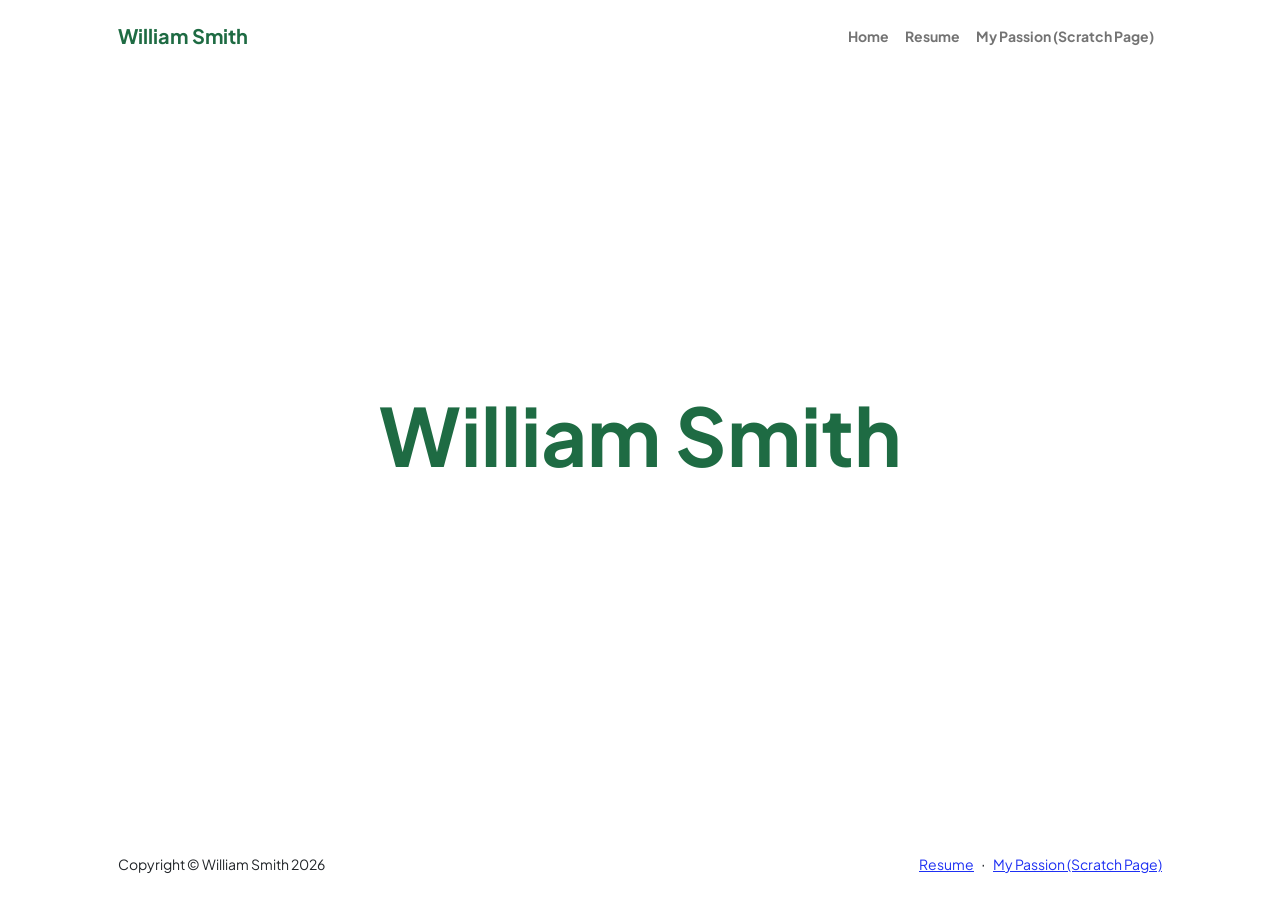
<file: index.html>
<!DOCTYPE html>
<html lang="en">
    <head>
        <meta charset="utf-8" />
        <meta name="viewport" content="width=device-width, initial-scale=1, shrink-to-fit=no" />
        <meta name="description" content="William Smith professional homepage." />
        <meta name="author" content="William Smith" />
        <title>William Smith | Home</title>
        <link rel="icon" type="image/x-icon" href="assets/favicon.ico" />
        <link rel="preconnect" href="https://fonts.googleapis.com" />
        <link rel="preconnect" href="https://fonts.gstatic.com" crossorigin />
        <link href="https://fonts.googleapis.com/css2?family=Plus+Jakarta+Sans:wght@100;200;300;400;500;600;700;800;900&amp;display=swap" rel="stylesheet" />
        <link href="https://cdn.jsdelivr.net/npm/bootstrap-icons@1.8.1/font/bootstrap-icons.css" rel="stylesheet" />
        <link href="css/styles.css" rel="stylesheet" />
    </head>
    <body class="d-flex flex-column min-vh-100 bg-white">
        <main class="flex-shrink-0">
            <nav class="navbar navbar-expand-lg navbar-light bg-white py-3">
                <div class="container px-5">
                    <a class="navbar-brand" href="index.html"><span class="fw-bolder" style="color: #1e6b43;">William Smith</span></a>
                    <button class="navbar-toggler" type="button" data-bs-toggle="collapse" data-bs-target="#navbarSupportedContent" aria-controls="navbarSupportedContent" aria-expanded="false" aria-label="Toggle navigation"><span class="navbar-toggler-icon"></span></button>
                    <div class="collapse navbar-collapse" id="navbarSupportedContent">
                        <ul class="navbar-nav ms-auto mb-2 mb-lg-0 small fw-bolder">
                            <li class="nav-item"><a class="nav-link" href="index.html">Home</a></li>
                            <li class="nav-item"><a class="nav-link" href="resume.html">Resume</a></li>
                            <li class="nav-item"><a class="nav-link" href="scratch.html">My Passion (Scratch Page)</a></li>
                        </ul>
                    </div>
                </div>
            </nav>

            <section class="py-5">
                <div class="container px-5">
                    <div class="d-flex align-items-center justify-content-center text-center" style="min-height: 70vh;">
                        <h1 class="display-1 fw-bolder mb-0" style="color: #1e6b43;">William Smith</h1>
                    </div>
                </div>
            </section>
        </main>

        <footer class="bg-white py-4 mt-auto">
            <div class="container px-5">
                <div class="row align-items-center justify-content-between flex-column flex-sm-row">
                    <div class="col-auto"><div class="small m-0">Copyright &copy; William Smith 2026</div></div>
                    <div class="col-auto">
                        <a class="small" href="resume.html">Resume</a>
                        <span class="mx-1">&middot;</span>
                        <a class="small" href="scratch.html">My Passion (Scratch Page)</a>
                    </div>
                </div>
            </div>
        </footer>

        <script src="https://cdn.jsdelivr.net/npm/bootstrap@5.2.3/dist/js/bootstrap.bundle.min.js"></script>
        <script src="js/scripts.js"></script>
    </body>
</html>
</file>
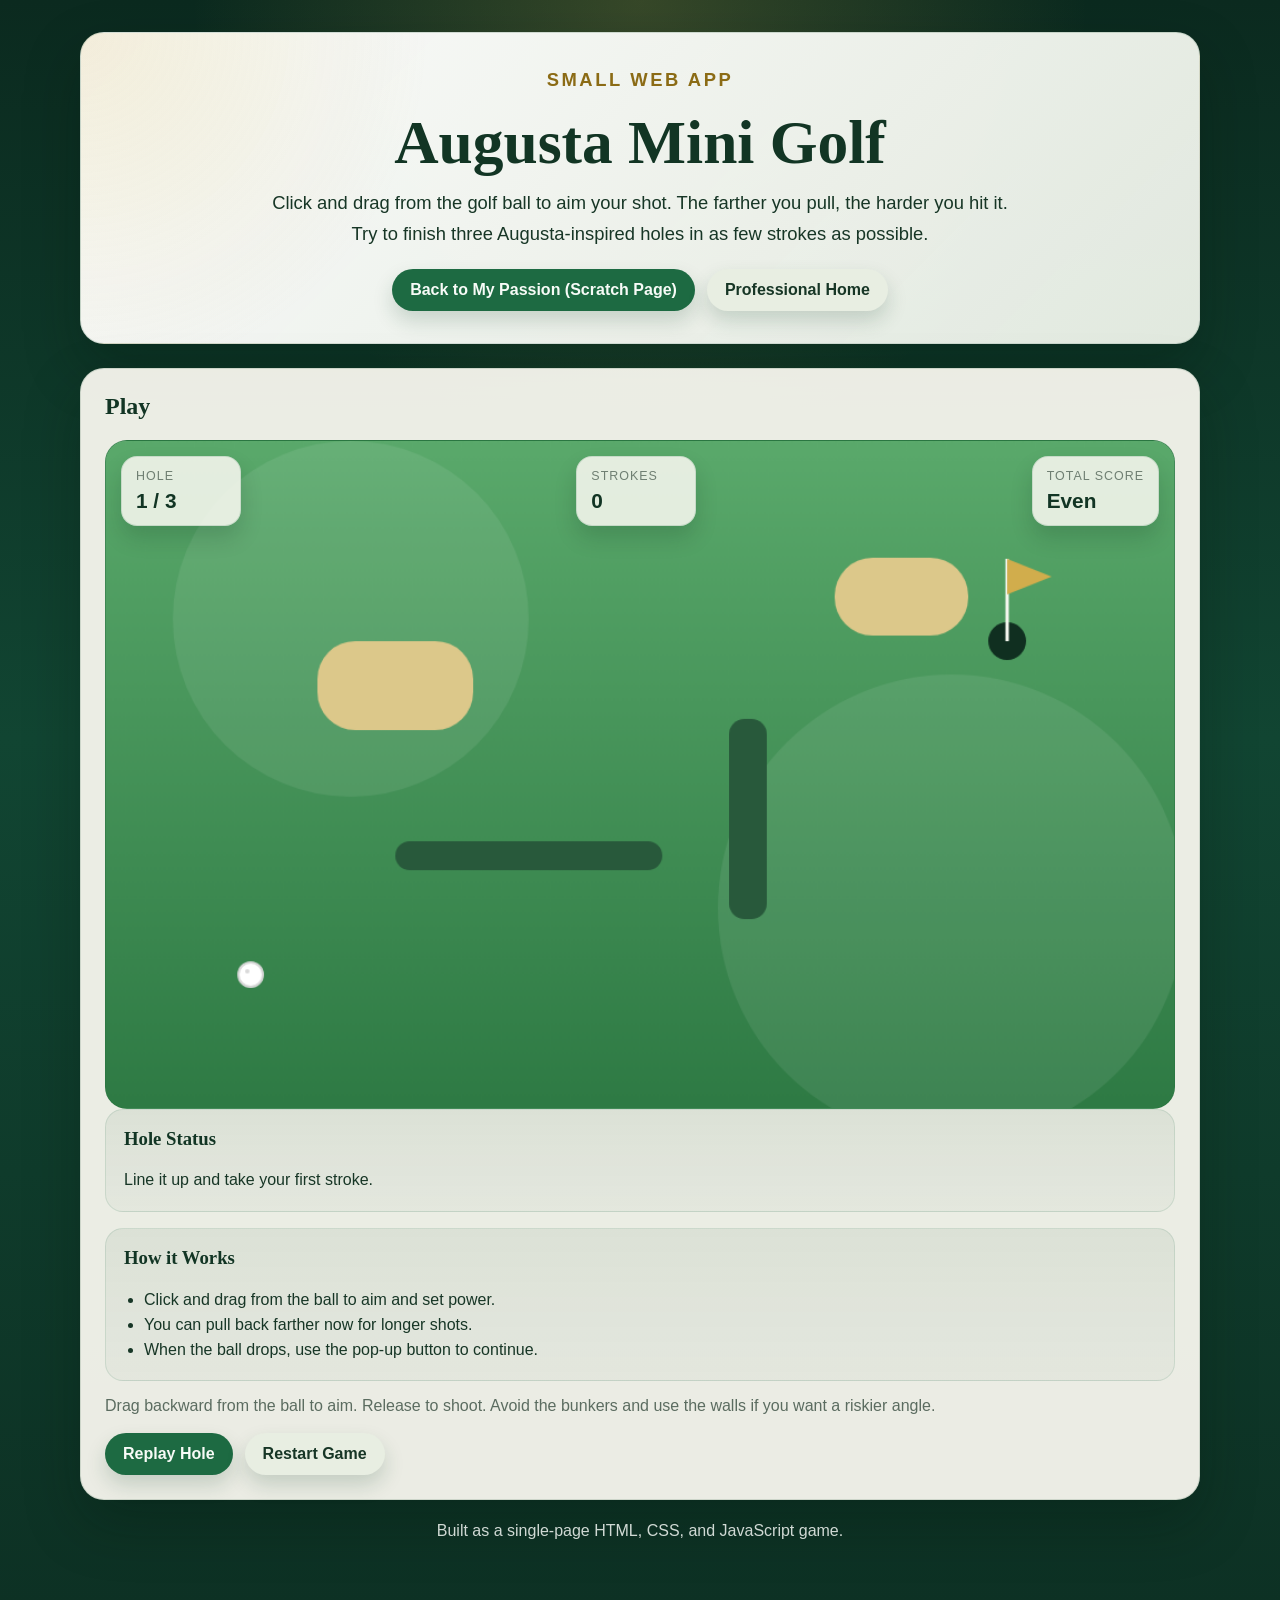
<file: app.html>
<!DOCTYPE html>
<html lang="en">
    <head>
        <meta charset="utf-8" />
        <meta name="viewport" content="width=device-width, initial-scale=1" />
        <title>Augusta Mini Golf</title>
        <style>
            :root {
                --bg:
                    radial-gradient(circle at top, rgba(211, 178, 75, 0.22), transparent 26%),
                    linear-gradient(180deg, #0b2a1f 0%, #114532 46%, #0d3124 100%);
                --panel: rgba(248, 247, 239, 0.95);
                --line: rgba(20, 71, 43, 0.14);
                --text: #173626;
                --accent: #1d6a42;
                --accent-2: #d1ad4c;
                --shadow: 0 24px 56px rgba(5, 21, 12, 0.28);
            }

            * {
                box-sizing: border-box;
            }

            body {
                margin: 0;
                min-height: 100vh;
                background: var(--bg);
                color: var(--text);
                font-family: "Trebuchet MS", "Segoe UI", sans-serif;
            }

            .page {
                width: min(1120px, calc(100% - 32px));
                margin: 0 auto;
                padding: 32px 0 48px;
            }

            .hero,
            .panel {
                background: var(--panel);
                border: 1px solid var(--line);
                border-radius: 24px;
                box-shadow: var(--shadow);
            }

            .hero {
                padding: 32px;
                margin-bottom: 24px;
                text-align: center;
                background:
                    radial-gradient(circle at top left, rgba(211, 178, 75, 0.18), transparent 30%),
                    linear-gradient(135deg, rgba(255, 255, 255, 0.98), rgba(239, 244, 234, 0.94));
            }

            .eyebrow {
                margin: 0;
                color: #8b6b15;
                text-transform: uppercase;
                letter-spacing: 0.14em;
                font-size: 0.85rem;
                font-weight: 700;
            }

            h1,
            h2,
            h3 {
                margin-top: 0;
                font-family: Georgia, "Times New Roman", serif;
                color: #123524;
            }

            h1 {
                margin: 12px 0 10px;
                font-size: clamp(2.3rem, 4.8vw, 4.2rem);
            }

            .hero p {
                width: min(760px, 100%);
                margin: 0 auto;
                font-size: 1.15rem;
                line-height: 1.65;
            }

            .hero-links {
                display: flex;
                flex-wrap: wrap;
                justify-content: center;
                gap: 12px;
                margin-top: 20px;
            }

            .hero-links a,
            button {
                border: 0;
                border-radius: 999px;
                padding: 12px 18px;
                background: var(--accent);
                color: #f7fbf7;
                cursor: pointer;
                text-decoration: none;
                font-size: 1rem;
                font-weight: 700;
                box-shadow: 0 10px 20px rgba(20, 74, 46, 0.18);
                transition: transform 180ms ease, opacity 180ms ease, background-color 180ms ease;
            }

            .hero-links a.secondary,
            button.secondary {
                background: #e8eee2;
                color: var(--text);
            }

            .hero-links a:hover,
            button:hover {
                transform: translateY(-2px);
            }

            .panel {
                padding: 24px;
            }

            .course-wrap {
                position: relative;
            }

            canvas {
                display: block;
                width: 100%;
                aspect-ratio: 16 / 10;
                border-radius: 22px;
                border: 1px solid rgba(18, 71, 43, 0.12);
                background: linear-gradient(180deg, #4a955f 0%, #2e7d44 100%);
                box-shadow: inset 0 1px 0 rgba(255, 255, 255, 0.25);
                touch-action: none;
            }

            .canvas-note {
                margin: 16px 0 0;
                color: #5b6c60;
            }

            .game-hud {
                position: absolute;
                top: 16px;
                left: 16px;
                right: 16px;
                display: flex;
                justify-content: space-between;
                gap: 12px;
                pointer-events: none;
            }

            .stat {
                min-width: 120px;
                padding: 12px 14px;
                border-radius: 16px;
                background: rgba(248, 247, 239, 0.88);
                border: 1px solid rgba(30, 109, 68, 0.14);
                box-shadow: 0 12px 22px rgba(8, 31, 18, 0.16);
                pointer-events: auto;
            }

            .label {
                display: block;
                font-size: 0.78rem;
                text-transform: uppercase;
                letter-spacing: 0.08em;
                color: #6f7f72;
                margin-bottom: 6px;
            }

            .value {
                font-size: 1.3rem;
                font-weight: 700;
                color: #123524;
            }

            .status-box,
            .how-to {
                padding: 18px;
                border-radius: 18px;
                background: linear-gradient(180deg, rgba(21, 74, 45, 0.07), rgba(21, 74, 45, 0.03));
                border: 1px solid rgba(30, 109, 68, 0.12);
                margin-bottom: 16px;
            }

            .status-box p,
            .how-to p,
            .how-to li {
                margin: 0;
                line-height: 1.55;
            }

            .how-to ul {
                margin: 12px 0 0;
                padding-left: 1.25rem;
            }

            .actions {
                display: flex;
                flex-wrap: wrap;
                gap: 12px;
                margin-top: 18px;
            }

            .overlay {
                position: absolute;
                inset: 0;
                display: none;
                place-items: center;
                padding: 24px;
                background: rgba(7, 26, 16, 0.38);
                border-radius: 22px;
            }

            .overlay.visible {
                display: grid;
            }

            .overlay-card {
                width: min(360px, 100%);
                padding: 24px;
                border-radius: 22px;
                text-align: center;
                background: rgba(248, 247, 239, 0.98);
                border: 1px solid rgba(30, 109, 68, 0.14);
                box-shadow: 0 20px 42px rgba(5, 21, 12, 0.28);
            }

            .overlay-card p {
                margin: 0 0 16px;
                line-height: 1.55;
            }

            .footer-note {
                margin-top: 22px;
                text-align: center;
                color: rgba(247, 250, 247, 0.84);
            }

            @media (max-width: 620px) {
                .page {
                    width: min(100% - 20px, 1120px);
                    padding-top: 20px;
                }

                .hero,
                .panel {
                    padding: 20px;
                }

                .game-hud {
                    position: static;
                    margin-bottom: 14px;
                    flex-wrap: wrap;
                }
            }
        </style>
    </head>
    <body>
        <div class="page">
            <section class="hero">
                <p class="eyebrow">Small Web App</p>
                <h1>Augusta Mini Golf</h1>
                <p>
                    Click and drag from the golf ball to aim your shot. The farther you pull, the harder you
                    hit it. Try to finish three Augusta-inspired holes in as few strokes as possible.
                </p>
                <div class="hero-links">
                    <a href="scratch.html">Back to My Passion (Scratch Page)</a>
                    <a class="secondary" href="index.html">Professional Home</a>
                </div>
            </section>

            <section class="panel">
                <h2>Play</h2>
                <div class="course-wrap">
                    <div class="game-hud">
                        <div class="stat">
                            <span class="label">Hole</span>
                            <span class="value" id="hole-label">1 / 3</span>
                        </div>
                        <div class="stat">
                            <span class="label">Strokes</span>
                            <span class="value" id="strokes-label">0</span>
                        </div>
                        <div class="stat">
                            <span class="label">Total Score</span>
                            <span class="value" id="score-label">Even</span>
                        </div>
                    </div>
                    <canvas id="game" width="960" height="600" aria-label="Mini golf game"></canvas>
                    <div class="overlay" id="hole-overlay">
                        <div class="overlay-card">
                            <h3 id="overlay-title">Hole Complete</h3>
                            <p id="overlay-text">Nice putt.</p>
                            <button id="overlay-button">Next Hole</button>
                        </div>
                    </div>
                </div>

                <div class="status-box">
                    <h3>Hole Status</h3>
                    <p id="status-text">Line it up and roll your opening putt.</p>
                </div>

                <div class="how-to">
                    <h3>How it Works</h3>
                    <ul>
                        <li>Click and drag from the ball to aim and set power.</li>
                        <li>You can pull back farther now for longer shots.</li>
                        <li>When the ball drops, use the pop-up button to continue.</li>
                    </ul>
                </div>

                <p class="canvas-note">
                    Drag backward from the ball to aim. Release to shoot. Avoid the bunkers and use the
                    walls if you want a riskier angle.
                </p>
                <div class="actions">
                    <button id="reset-hole">Replay Hole</button>
                    <button id="restart-game" class="secondary">Restart Game</button>
                </div>
            </section>

            <p class="footer-note">Built as a single-page HTML, CSS, and JavaScript game.</p>
        </div>

        <script>
            const canvas = document.getElementById("game");
            const ctx = canvas.getContext("2d");

            const holeLabel = document.getElementById("hole-label");
            const strokesLabel = document.getElementById("strokes-label");
            const scoreLabel = document.getElementById("score-label");
            const statusText = document.getElementById("status-text");
            const holeOverlay = document.getElementById("hole-overlay");
            const overlayTitle = document.getElementById("overlay-title");
            const overlayText = document.getElementById("overlay-text");
            const overlayButton = document.getElementById("overlay-button");

            const holes = [
                {
                    par: 3,
                    ballStart: { x: 130, y: 480 },
                    hole: { x: 810, y: 180, r: 17 },
                    walls: [
                        { x: 260, y: 360, w: 240, h: 26 },
                        { x: 560, y: 250, w: 34, h: 180 }
                    ],
                    bunkers: [
                        { x: 655, y: 105, w: 120, h: 70 },
                        { x: 190, y: 180, w: 140, h: 80 }
                    ]
                },
                {
                    par: 4,
                    ballStart: { x: 155, y: 120 },
                    hole: { x: 790, y: 465, r: 17 },
                    walls: [
                        { x: 310, y: 120, w: 28, h: 250 },
                        { x: 490, y: 260, w: 250, h: 28 }
                    ],
                    bunkers: [
                        { x: 560, y: 105, w: 135, h: 72 },
                        { x: 235, y: 410, w: 170, h: 75 }
                    ]
                },
                {
                    par: 3,
                    ballStart: { x: 120, y: 300 },
                    hole: { x: 825, y: 300, r: 17 },
                    walls: [
                        { x: 265, y: 120, w: 28, h: 150 },
                        { x: 265, y: 330, w: 28, h: 150 },
                        { x: 500, y: 215, w: 28, h: 170 },
                        { x: 655, y: 115, w: 28, h: 160 }
                    ],
                    bunkers: [
                        { x: 350, y: 235, w: 90, h: 120 },
                        { x: 720, y: 375, w: 105, h: 70 }
                    ]
                }
            ];

            const state = {
                holeIndex: 0,
                strokes: 0,
                totalScore: 0,
                dragging: false,
                canShoot: true,
                holeComplete: false,
                gameComplete: false,
                pointer: { x: 0, y: 0 },
                ball: { x: 0, y: 0, vx: 0, vy: 0, r: 11 }
            };

            function resetBall() {
                const start = holes[state.holeIndex].ballStart;
                state.ball.x = start.x;
                state.ball.y = start.y;
                state.ball.vx = 0;
                state.ball.vy = 0;
                state.dragging = false;
                state.canShoot = true;
                state.holeComplete = false;
                state.strokes = 0;
                hideOverlay();
                setStatus("Line it up and take your first stroke.");
                updateScoreboard();
            }

            function restartGame() {
                state.holeIndex = 0;
                state.totalScore = 0;
                state.gameComplete = false;
                loadHole();
            }

            function loadHole() {
                state.strokes = 0;
                resetBall();
                updateScoreboard();
            }

            function scoreText(value) {
                if (value === 0) return "Even";
                return value > 0 ? `+${value}` : `${value}`;
            }

            function updateScoreboard() {
                const hole = holes[state.holeIndex];
                holeLabel.textContent = `${state.holeIndex + 1} / ${holes.length}`;
                strokesLabel.textContent = state.strokes;
                scoreLabel.textContent = scoreText(state.totalScore);
            }

            function setStatus(text) {
                statusText.textContent = text;
            }

            function hideOverlay() {
                holeOverlay.classList.remove("visible");
            }

            function showOverlay(title, text, buttonText) {
                overlayTitle.textContent = title;
                overlayText.textContent = text;
                overlayButton.textContent = buttonText;
                holeOverlay.classList.add("visible");
            }

            function getMousePos(event) {
                const rect = canvas.getBoundingClientRect();
                const scaleX = canvas.width / rect.width;
                const scaleY = canvas.height / rect.height;
                return {
                    x: (event.clientX - rect.left) * scaleX,
                    y: (event.clientY - rect.top) * scaleY
                };
            }

            function ballMoving() {
                return Math.abs(state.ball.vx) > 0.03 || Math.abs(state.ball.vy) > 0.03;
            }

            function pointInBall(point) {
                const dx = point.x - state.ball.x;
                const dy = point.y - state.ball.y;
                return Math.hypot(dx, dy) <= state.ball.r + 8;
            }

            function applyShot(target) {
                const dx = state.ball.x - target.x;
                const dy = state.ball.y - target.y;
                const distance = Math.min(Math.hypot(dx, dy), 230);

                if (distance < 8) {
                    return;
                }

                state.ball.vx = dx * 0.06;
                state.ball.vy = dy * 0.06;
                state.strokes += 1;
                state.canShoot = false;
                updateScoreboard();
                setStatus(`Stroke ${state.strokes}: the ball is rolling.`);
            }

            function circleRectCollision(ball, rect) {
                const closestX = Math.max(rect.x, Math.min(ball.x, rect.x + rect.w));
                const closestY = Math.max(rect.y, Math.min(ball.y, rect.y + rect.h));
                const dx = ball.x - closestX;
                const dy = ball.y - closestY;
                return dx * dx + dy * dy <= ball.r * ball.r;
            }

            function resolveWallCollision(rect) {
                if (!circleRectCollision(state.ball, rect)) {
                    return;
                }

                const closestX = Math.max(rect.x, Math.min(state.ball.x, rect.x + rect.w));
                const closestY = Math.max(rect.y, Math.min(state.ball.y, rect.y + rect.h));
                const dx = state.ball.x - closestX;
                const dy = state.ball.y - closestY;

                if (Math.abs(dx) > Math.abs(dy)) {
                    state.ball.vx *= -0.92;
                    if (dx > 0) {
                        state.ball.x = rect.x + rect.w + state.ball.r;
                    } else {
                        state.ball.x = rect.x - state.ball.r;
                    }
                } else {
                    state.ball.vy *= -0.92;
                    if (dy > 0) {
                        state.ball.y = rect.y + rect.h + state.ball.r;
                    } else {
                        state.ball.y = rect.y - state.ball.r;
                    }
                }
            }

            function inBunker() {
                return holes[state.holeIndex].bunkers.some((bunker) => circleRectCollision(state.ball, bunker));
            }

            function finishHole() {
                const hole = holes[state.holeIndex];
                state.ball.vx = 0;
                state.ball.vy = 0;
                state.canShoot = false;
                state.holeComplete = true;
                state.dragging = false;

                const scoreToPar = state.strokes - hole.par;
                state.totalScore += scoreToPar;

                let result = "par";
                if (scoreToPar <= -2) result = "eagle or better";
                else if (scoreToPar === -1) result = "birdie";
                else if (scoreToPar === 1) result = "bogey";
                else if (scoreToPar >= 2) result = "double bogey or worse";

                updateScoreboard();

                if (state.holeIndex === holes.length - 1) {
                    state.gameComplete = true;
                    setStatus(`You finished all three holes at ${scoreText(state.totalScore)}. Restart to play again.`);
                    showOverlay(
                        "Round Complete",
                        `You finished all three holes in ${scoreText(state.totalScore)}. Tap below to start over.`,
                        "Play Again"
                    );
                } else {
                    setStatus(`Hole complete in ${state.strokes} strokes. Tap the button to go on.`);
                    showOverlay(
                        "Hole Complete",
                        `You finished hole ${state.holeIndex + 1} in ${state.strokes} strokes.`,
                        "Next Hole"
                    );
                }
            }

            function updatePhysics() {
                if (!ballMoving()) {
                    if (!state.holeComplete) {
                        state.ball.vx = 0;
                        state.ball.vy = 0;
                        state.canShoot = true;
                    }
                    return;
                }

                state.ball.x += state.ball.vx;
                state.ball.y += state.ball.vy;

                const friction = inBunker() ? 0.94 : 0.985;
                state.ball.vx *= friction;
                state.ball.vy *= friction;

                if (state.ball.x - state.ball.r < 20) {
                    state.ball.x = 20 + state.ball.r;
                    state.ball.vx *= -0.9;
                }
                if (state.ball.x + state.ball.r > canvas.width - 20) {
                    state.ball.x = canvas.width - 20 - state.ball.r;
                    state.ball.vx *= -0.9;
                }
                if (state.ball.y - state.ball.r < 20) {
                    state.ball.y = 20 + state.ball.r;
                    state.ball.vy *= -0.9;
                }
                if (state.ball.y + state.ball.r > canvas.height - 20) {
                    state.ball.y = canvas.height - 20 - state.ball.r;
                    state.ball.vy *= -0.9;
                }

                holes[state.holeIndex].walls.forEach(resolveWallCollision);

                const cup = holes[state.holeIndex].hole;
                const dx = state.ball.x - cup.x;
                const dy = state.ball.y - cup.y;
                const speed = Math.hypot(state.ball.vx, state.ball.vy);
                if (Math.hypot(dx, dy) < cup.r - 2 && speed < 3.2) {
                    finishHole();
                }
            }

            function drawCourse() {
                ctx.clearRect(0, 0, canvas.width, canvas.height);

                const gradient = ctx.createLinearGradient(0, 0, 0, canvas.height);
                gradient.addColorStop(0, "#5aa96b");
                gradient.addColorStop(1, "#2e7a44");
                ctx.fillStyle = gradient;
                ctx.fillRect(0, 0, canvas.width, canvas.height);

                ctx.fillStyle = "rgba(255, 255, 255, 0.08)";
                ctx.beginPath();
                ctx.arc(220, 160, 160, 0, Math.PI * 2);
                ctx.fill();
                ctx.beginPath();
                ctx.arc(760, 420, 210, 0, Math.PI * 2);
                ctx.fill();

                const hole = holes[state.holeIndex];

                hole.bunkers.forEach((bunker) => {
                    ctx.fillStyle = "#dcc88a";
                    ctx.beginPath();
                    ctx.roundRect(bunker.x, bunker.y, bunker.w, bunker.h, 34);
                    ctx.fill();
                });

                hole.walls.forEach((wall) => {
                    ctx.fillStyle = "#28593b";
                    ctx.beginPath();
                    ctx.roundRect(wall.x, wall.y, wall.w, wall.h, 14);
                    ctx.fill();
                });

                ctx.fillStyle = "#102f20";
                ctx.beginPath();
                ctx.arc(hole.hole.x, hole.hole.y, hole.hole.r, 0, Math.PI * 2);
                ctx.fill();

                ctx.strokeStyle = "#f5f7ef";
                ctx.lineWidth = 3;
                ctx.beginPath();
                ctx.moveTo(hole.hole.x, hole.hole.y);
                ctx.lineTo(hole.hole.x, hole.hole.y - 74);
                ctx.stroke();

                ctx.fillStyle = "#d1ad4c";
                ctx.beginPath();
                ctx.moveTo(hole.hole.x, hole.hole.y - 74);
                ctx.lineTo(hole.hole.x + 40, hole.hole.y - 58);
                ctx.lineTo(hole.hole.x, hole.hole.y - 42);
                ctx.closePath();
                ctx.fill();

                if (state.dragging && state.canShoot && !state.holeComplete) {
                    const dx = state.ball.x - state.pointer.x;
                    const dy = state.ball.y - state.pointer.y;
                    const distance = Math.min(Math.hypot(dx, dy), 230);
                    const powerRatio = distance / 230;

                    ctx.strokeStyle = `rgba(255, 255, 255, ${0.45 + powerRatio * 0.35})`;
                    ctx.lineWidth = 4;
                    ctx.beginPath();
                    ctx.moveTo(state.ball.x, state.ball.y);
                    ctx.lineTo(state.ball.x + dx, state.ball.y + dy);
                    ctx.stroke();

                    ctx.fillStyle = "rgba(209, 173, 76, 0.95)";
                    ctx.beginPath();
                    ctx.arc(state.ball.x + dx, state.ball.y + dy, 8, 0, Math.PI * 2);
                    ctx.fill();
                }

                ctx.fillStyle = "#ffffff";
                ctx.beginPath();
                ctx.arc(state.ball.x, state.ball.y, state.ball.r, 0, Math.PI * 2);
                ctx.fill();

                ctx.strokeStyle = "#d7d7d7";
                ctx.lineWidth = 2;
                ctx.stroke();

                ctx.fillStyle = "rgba(0, 0, 0, 0.15)";
                ctx.beginPath();
                ctx.arc(state.ball.x - 3, state.ball.y - 3, 2, 0, Math.PI * 2);
                ctx.fill();
            }

            function loop() {
                updatePhysics();
                drawCourse();
                requestAnimationFrame(loop);
            }

            canvas.addEventListener("mousedown", (event) => {
                if (!state.canShoot || state.holeComplete || state.gameComplete) {
                    return;
                }
                const point = getMousePos(event);
                if (!pointInBall(point)) {
                    return;
                }
                state.dragging = true;
                state.pointer = point;
                setStatus("Aim your shot, then release to hit the ball.");
            });

            canvas.addEventListener("mousemove", (event) => {
                if (!state.dragging) {
                    return;
                }
                state.pointer = getMousePos(event);
            });

            window.addEventListener("mouseup", (event) => {
                if (!state.dragging) {
                    return;
                }
                state.pointer = getMousePos(event);
                state.dragging = false;
                applyShot(state.pointer);
            });

            canvas.addEventListener("touchstart", (event) => {
                event.preventDefault();
                if (!state.canShoot || state.holeComplete || state.gameComplete) {
                    return;
                }
                const touch = event.touches[0];
                const point = getMousePos(touch);
                if (!pointInBall(point)) {
                    return;
                }
                state.dragging = true;
                state.pointer = point;
                setStatus("Aim your shot, then release to hit the ball.");
            });

            canvas.addEventListener("touchmove", (event) => {
                event.preventDefault();
                if (!state.dragging) {
                    return;
                }
                state.pointer = getMousePos(event.touches[0]);
            });

            window.addEventListener("touchend", (event) => {
                if (!state.dragging) {
                    return;
                }
                state.dragging = false;
                applyShot(state.pointer);
            });

            document.getElementById("reset-hole").addEventListener("click", () => {
                loadHole();
            });

            overlayButton.addEventListener("click", () => {
                if (state.holeIndex >= holes.length - 1) {
                    hideOverlay();
                    restartGame();
                    return;
                }
                hideOverlay();
                state.holeIndex += 1;
                loadHole();
            });

            document.getElementById("restart-game").addEventListener("click", () => {
                hideOverlay();
                restartGame();
            });

            restartGame();
            loop();
        </script>
    </body>
</html>
</file>
